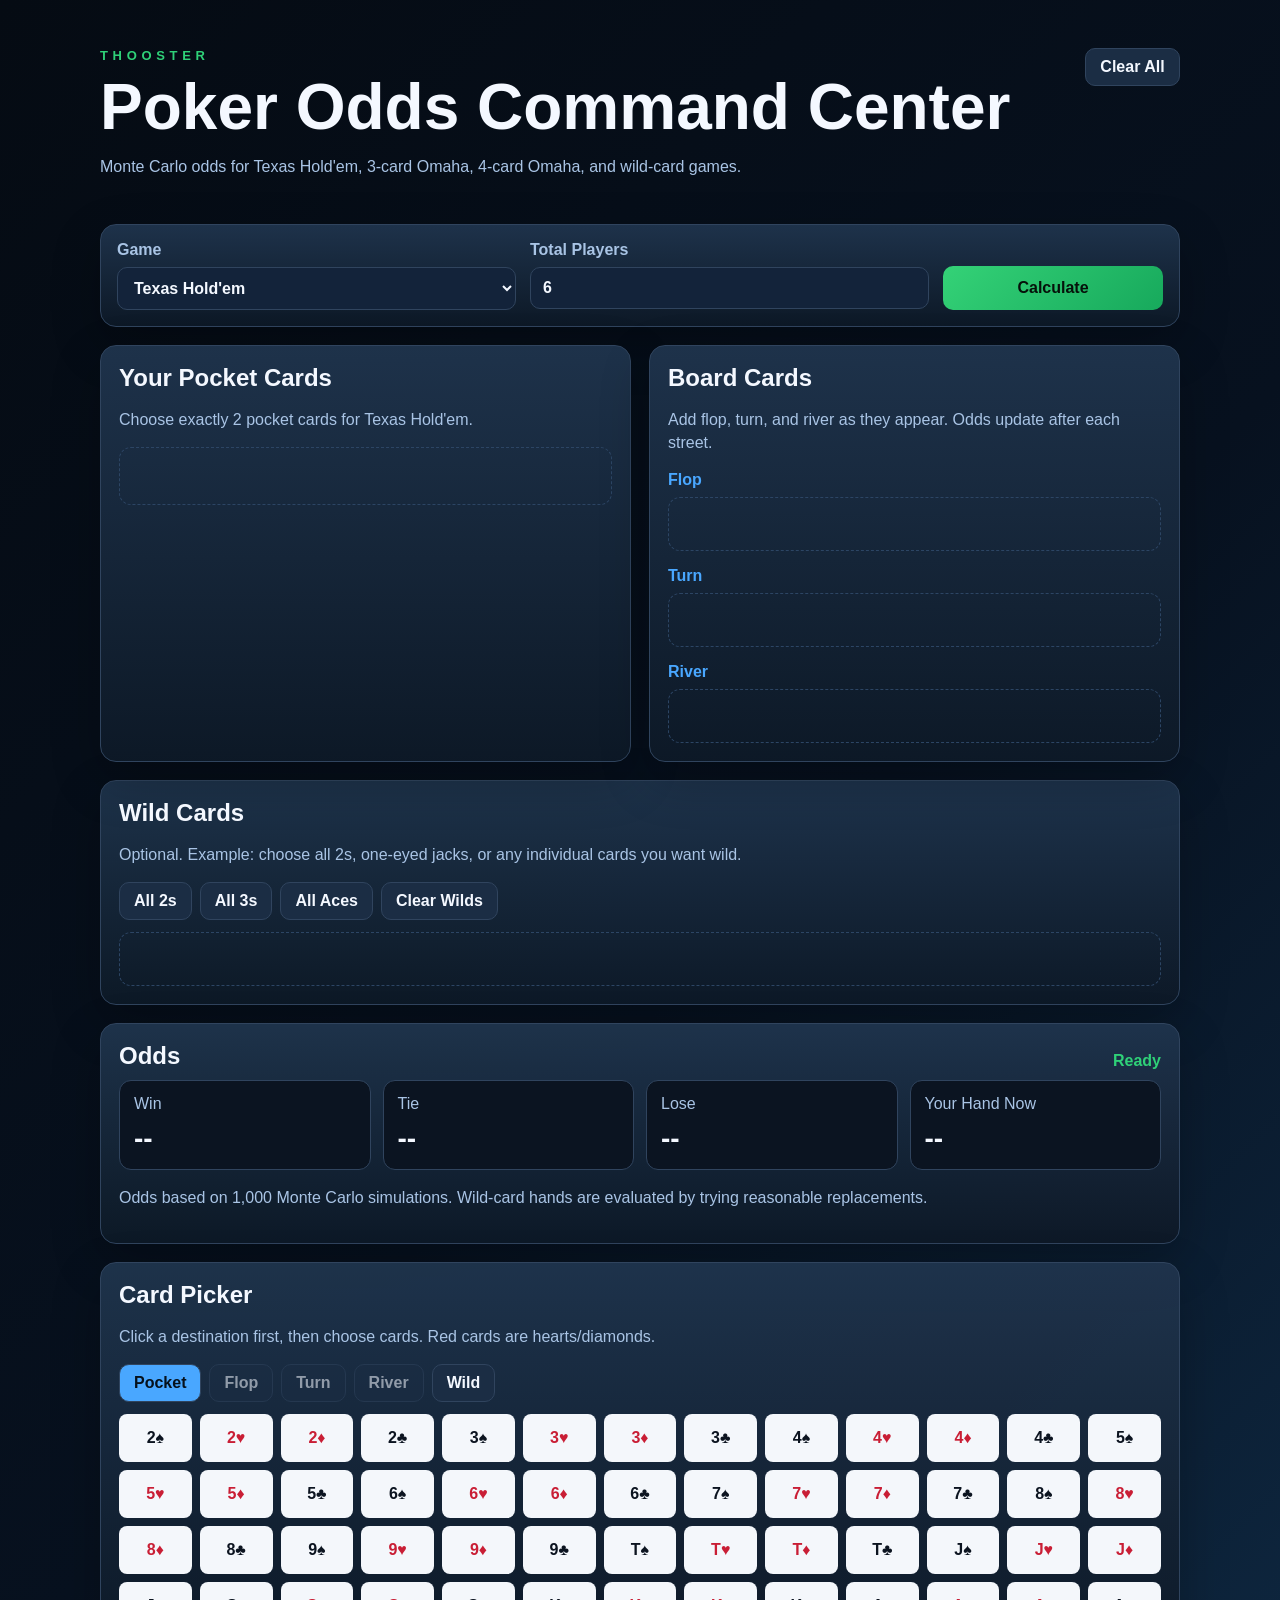
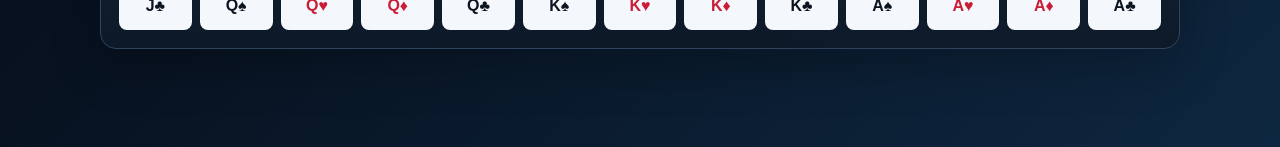
<file: poker/index.html>
<!DOCTYPE html>
<html lang="en">
<head>
  <meta charset="UTF-8" />
  <meta name="viewport" content="width=device-width, initial-scale=1.0" />
  <title>Thooster Poker Odds Command Center</title>
  <link rel="stylesheet" href="/poker/styles.css" />
</head>
<body>
  <main class="app-shell">
    <header class="hero">
      <div>
        <div class="brand">THOOSTER</div>
        <h1>Poker Odds Command Center</h1>
        <p>Monte Carlo odds for Texas Hold'em, 3-card Omaha, 4-card Omaha, and wild-card games.</p>
      </div>
      <button id="clearAllBtn" class="secondary">Clear All</button>
    </header>

    <section class="control-card">
      <label>
        Game
        <select id="gameSelect">
          <option value="holdem">Texas Hold'em</option>
          <option value="omaha3">3-card Omaha</option>
          <option value="omaha4">4-card Omaha</option>
        </select>
      </label>
      <label>
        Total Players
        <input id="playersInput" type="number" min="2" max="10" value="6" />
      </label>
      <button id="calculateBtn" class="primary">Calculate</button>
    </section>

    <section class="grid-two">
      <section class="panel">
        <h2>Your Pocket Cards</h2>
        <p id="pocketHelp">Choose exactly 2 pocket cards for Texas Hold'em.</p>
        <div id="pocketZone" class="card-zone"></div>
      </section>

      <section class="panel">
        <h2>Board Cards</h2>
        <p>Add flop, turn, and river as they appear. Odds update after each street.</p>

        <h3>Flop</h3>
        <div id="flopZone" class="card-zone small-zone"></div>

        <h3>Turn</h3>
        <div id="turnZone" class="card-zone small-zone"></div>

        <h3>River</h3>
        <div id="riverZone" class="card-zone small-zone"></div>
      </section>
    </section>

    <section class="panel">
      <h2>Wild Cards</h2>
      <p>Optional. Example: choose all 2s, one-eyed jacks, or any individual cards you want wild.</p>
      <div class="quick-actions">
        <button data-wild-rank="2">All 2s</button>
        <button data-wild-rank="3">All 3s</button>
        <button data-wild-rank="A">All Aces</button>
        <button id="clearWildsBtn">Clear Wilds</button>
      </div>
      <div id="wildZone" class="card-zone small-zone"></div>
    </section>

    <section class="panel odds-panel">
      <div class="odds-heading">
        <h2>Odds</h2>
        <strong id="statusText">Ready</strong>
      </div>
      <div class="odds-grid">
        <div><span>Win</span><strong id="winPct">--</strong></div>
        <div><span>Tie</span><strong id="tiePct">--</strong></div>
        <div><span>Lose</span><strong id="losePct">--</strong></div>
        <div><span>Your Hand Now</span><strong id="handNow">--</strong></div>
      </div>
      <p>Odds based on 1,000 Monte Carlo simulations. Wild-card hands are evaluated by trying reasonable replacements.</p>
    </section>

    <section class="panel">
      <h2>Card Picker</h2>
      <p>Click a destination first, then choose cards. Red cards are hearts/diamonds.</p>
      <div class="destination-row">
        <button class="dest active" data-dest="pocket">Pocket</button>
        <button class="dest" data-dest="flop">Flop</button>
        <button class="dest" data-dest="turn">Turn</button>
        <button class="dest" data-dest="river">River</button>
        <button class="dest" data-dest="wild">Wild</button>
      </div>
      <div id="deckGrid" class="deck-grid"></div>
    </section>
  </main>

  <script src="/poker/poker-engine.js"></script>
  <script src="/poker/app.js"></script>
</body>
</html>
</file>
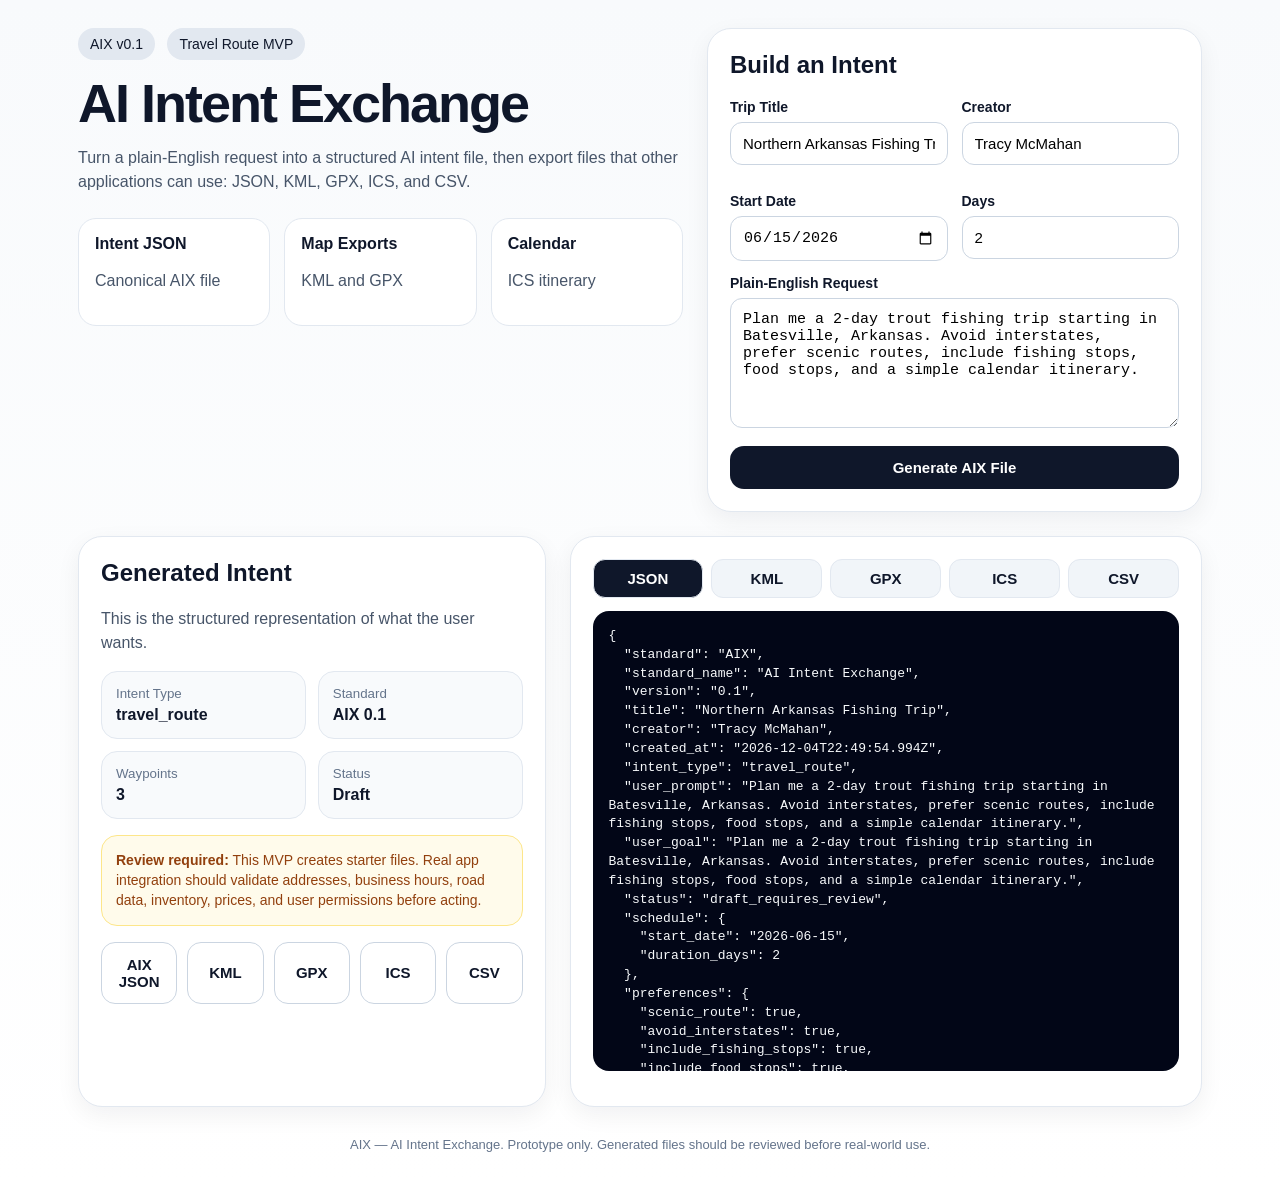
<file: index.html.html>
<!DOCTYPE html>
<html lang="en">
<head>
  <meta charset="UTF-8" />
  <meta name="viewport" content="width=device-width, initial-scale=1.0" />
  <title>AIX - AI Intent Exchange</title>
  <style>
    * { box-sizing: border-box; }
    body {
      margin: 0;
      font-family: Arial, Helvetica, sans-serif;
      background: linear-gradient(180deg, #f8fafc, #ffffff);
      color: #0f172a;
    }
    .container {
      max-width: 1180px;
      margin: 0 auto;
      padding: 28px;
    }
    .hero {
      display: grid;
      grid-template-columns: 1.1fr .9fr;
      gap: 24px;
      align-items: start;
    }
    h1 {
      font-size: 54px;
      line-height: 1;
      margin: 16px 0;
      letter-spacing: -2px;
    }
    h2 { margin-top: 0; }
    p { color: #475569; line-height: 1.5; }
    .badge {
      display: inline-block;
      background: #e2e8f0;
      padding: 8px 12px;
      border-radius: 999px;
      font-size: 14px;
      margin-right: 8px;
    }
    .card {
      background: white;
      border: 1px solid #e2e8f0;
      border-radius: 24px;
      box-shadow: 0 8px 24px rgba(15, 23, 42, 0.06);
      padding: 22px;
    }
    .grid3 {
      display: grid;
      grid-template-columns: repeat(3, 1fr);
      gap: 14px;
      margin-top: 24px;
    }
    .mini {
      background: white;
      border: 1px solid #e2e8f0;
      border-radius: 18px;
      padding: 16px;
    }
    label {
      display: block;
      font-weight: 700;
      font-size: 14px;
      margin-bottom: 7px;
    }
    input, textarea {
      width: 100%;
      padding: 12px;
      border: 1px solid #cbd5e1;
      border-radius: 12px;
      font-size: 15px;
      margin-bottom: 14px;
    }
    textarea { min-height: 130px; resize: vertical; }
    .row {
      display: grid;
      grid-template-columns: 1fr 1fr;
      gap: 14px;
    }
    button {
      border: none;
      border-radius: 14px;
      padding: 13px 16px;
      font-size: 15px;
      font-weight: 700;
      cursor: pointer;
      background: #0f172a;
      color: white;
      width: 100%;
    }
    .outline {
      background: white;
      color: #0f172a;
      border: 1px solid #cbd5e1;
    }
    .downloads {
      display: grid;
      grid-template-columns: repeat(5, 1fr);
      gap: 10px;
      margin-top: 14px;
    }
    .main {
      display: grid;
      grid-template-columns: .85fr 1.15fr;
      gap: 24px;
      margin-top: 24px;
    }
    .stats {
      display: grid;
      grid-template-columns: 1fr 1fr;
      gap: 12px;
    }
    .stat {
      background: #f8fafc;
      border: 1px solid #e2e8f0;
      border-radius: 16px;
      padding: 14px;
    }
    .stat small { color: #64748b; display: block; margin-bottom: 5px; }
    .warning {
      background: #fffbeb;
      border: 1px solid #fde68a;
      color: #92400e;
      border-radius: 16px;
      padding: 14px;
      margin: 16px 0;
      font-size: 14px;
      line-height: 1.45;
    }
    .tabs {
      display: grid;
      grid-template-columns: repeat(5, 1fr);
      gap: 8px;
      margin-bottom: 12px;
    }
    .tab {
      background: #f1f5f9;
      color: #0f172a;
      border: 1px solid #e2e8f0;
      padding: 10px;
      border-radius: 12px;
    }
    .tab.active {
      background: #0f172a;
      color: white;
    }
    pre {
      background: #020617;
      color: #f8fafc;
      padding: 16px;
      border-radius: 16px;
      overflow: auto;
      max-height: 460px;
      font-size: 13px;
      line-height: 1.45;
      white-space: pre-wrap;
    }
    footer {
      margin-top: 30px;
      color: #64748b;
      font-size: 13px;
      text-align: center;
    }
    @media (max-width: 900px) {
      .hero, .main { grid-template-columns: 1fr; }
      .grid3, .downloads, .tabs { grid-template-columns: 1fr; }
      h1 { font-size: 40px; }
      .row { grid-template-columns: 1fr; }
    }
  </style>
</head>
<body>
  <div class="container">
    <section class="hero">
      <div>
        <span class="badge">AIX v0.1</span>
        <span class="badge">Travel Route MVP</span>
        <h1>AI Intent Exchange</h1>
        <p>
          Turn a plain-English request into a structured AI intent file, then export files that other applications can use:
          JSON, KML, GPX, ICS, and CSV.
        </p>
        <div class="grid3">
          <div class="mini"><strong>Intent JSON</strong><p>Canonical AIX file</p></div>
          <div class="mini"><strong>Map Exports</strong><p>KML and GPX</p></div>
          <div class="mini"><strong>Calendar</strong><p>ICS itinerary</p></div>
        </div>
      </div>

      <div class="card">
        <h2>Build an Intent</h2>
        <div class="row">
          <div>
            <label>Trip Title</label>
            <input id="title" value="Northern Arkansas Fishing Trip" />
          </div>
          <div>
            <label>Creator</label>
            <input id="creator" value="Tracy McMahan" />
          </div>
          <div>
            <label>Start Date</label>
            <input id="startDate" type="date" value="2026-06-15" />
          </div>
          <div>
            <label>Days</label>
            <input id="days" type="number" min="1" max="30" value="2" />
          </div>
        </div>
        <label>Plain-English Request</label>
        <textarea id="prompt">Plan me a 2-day trout fishing trip starting in Batesville, Arkansas. Avoid interstates, prefer scenic routes, include fishing stops, food stops, and a simple calendar itinerary.</textarea>
        <button onclick="generateIntent()">Generate AIX File</button>
      </div>
    </section>

    <section class="main">
      <div class="card">
        <h2>Generated Intent</h2>
        <p>This is the structured representation of what the user wants.</p>
        <div class="stats">
          <div class="stat"><small>Intent Type</small><strong id="intentType">travel_route</strong></div>
          <div class="stat"><small>Standard</small><strong>AIX 0.1</strong></div>
          <div class="stat"><small>Waypoints</small><strong id="waypointCount">3</strong></div>
          <div class="stat"><small>Status</small><strong>Draft</strong></div>
        </div>

        <div class="warning">
          <strong>Review required:</strong> This MVP creates starter files. Real app integration should validate addresses,
          business hours, road data, inventory, prices, and user permissions before acting.
        </div>

        <div class="downloads">
          <button class="outline" onclick="downloadCurrent('json')">AIX JSON</button>
          <button class="outline" onclick="downloadCurrent('kml')">KML</button>
          <button class="outline" onclick="downloadCurrent('gpx')">GPX</button>
          <button class="outline" onclick="downloadCurrent('ics')">ICS</button>
          <button class="outline" onclick="downloadCurrent('csv')">CSV</button>
        </div>
      </div>

      <div class="card">
        <div class="tabs">
          <button class="tab active" onclick="showTab('json', this)">JSON</button>
          <button class="tab" onclick="showTab('kml', this)">KML</button>
          <button class="tab" onclick="showTab('gpx', this)">GPX</button>
          <button class="tab" onclick="showTab('ics', this)">ICS</button>
          <button class="tab" onclick="showTab('csv', this)">CSV</button>
        </div>
        <pre id="output"></pre>
      </div>
    </section>

    <footer>
      AIX — AI Intent Exchange. Prototype only. Generated files should be reviewed before real-world use.
    </footer>
  </div>

  <script>
    let currentIntent = {};
    let currentFiles = {};
    let currentTab = "json";

    function slugify(text) {
      return (text || "aix-intent").toLowerCase().replace(/[^a-z0-9]+/g, "-").replace(/^-+|-+$/g, "") || "aix-intent";
    }

    function escapeXml(value) {
      return String(value || "")
        .replace(/&/g, "&amp;")
        .replace(/</g, "&lt;")
        .replace(/>/g, "&gt;")
        .replace(/"/g, "&quot;")
        .replace(/'/g, "&apos;");
    }

    function extractKnownLocation(prompt) {
      const lower = prompt.toLowerCase();
      if (lower.includes("batesville")) return { name: "Batesville, Arkansas", latitude: 35.7698, longitude: -91.6409 };
      if (lower.includes("little rock")) return { name: "Little Rock, Arkansas", latitude: 34.7465, longitude: -92.2896 };
      if (lower.includes("mountain view")) return { name: "Mountain View, Arkansas", latitude: 35.8684, longitude: -92.1177 };
      return { name: "Origin to be resolved", latitude: 35.7698, longitude: -91.6409 };
    }

    function buildIntent() {
      const title = document.getElementById("title").value;
      const creator = document.getElementById("creator").value;
      const startDate = document.getElementById("startDate").value;
      const days = Number(document.getElementById("days").value || 1);
      const prompt = document.getElementById("prompt").value;

      const origin = extractKnownLocation(prompt);
      const scenic = /scenic|pretty|views|back road|backroad/i.test(prompt);
      const avoidInterstates = /avoid interstate|no interstate|avoid highway/i.test(prompt);
      const fishing = /fish|fishing|trout|river|lake/i.test(prompt);
      const food = /food|restaurant|eat|dinner|lunch|breakfast/i.test(prompt);
      const hotel = /hotel|stay|lodging|cabin|room/i.test(prompt);

      const waypoints = [
        { name: origin.name, latitude: origin.latitude, longitude: origin.longitude, purpose: "Trip start" },
        { name: fishing ? "Trout fishing stop" : "Primary stop", latitude: 36.2267, longitude: -92.6849, purpose: fishing ? "Suggested fishing waypoint placeholder" : "Suggested waypoint placeholder" },
        { name: food ? "Food stop" : "Secondary stop", latitude: 36.3353, longitude: -92.3852, purpose: food ? "Meal stop placeholder" : "Secondary waypoint placeholder" }
      ];

      if (hotel) {
        waypoints.push({ name: "Lodging stop", latitude: 36.3353, longitude: -92.3852, purpose: "Overnight lodging placeholder" });
      }

      return {
        standard: "AIX",
        standard_name: "AI Intent Exchange",
        version: "0.1",
        title,
        creator,
        created_at: new Date().toISOString(),
        intent_type: "travel_route",
        user_prompt: prompt,
        user_goal: prompt,
        status: "draft_requires_review",
        schedule: { start_date: startDate, duration_days: days },
        preferences: {
          scenic_route: scenic,
          avoid_interstates: avoidInterstates,
          include_fishing_stops: fishing,
          include_food_stops: food,
          include_lodging: hotel
        },
        constraints: {
          requires_user_review: true,
          requires_mapping_validation: true,
          requires_current_business_hours_validation: true
        },
        requested_outputs: ["aix.json", "kml", "gpx", "ics", "csv"],
        route: {
          origin: origin.name,
          destination: "Destination to be resolved by mapping adapter",
          waypoints
        },
        adapters: [
          { name: "AIX JSON", purpose: "Canonical AI intent file" },
          { name: "KML Adapter", purpose: "Google Earth and supported map tools" },
          { name: "GPX Adapter", purpose: "GPS devices and route applications" },
          { name: "ICS Adapter", purpose: "Calendar itinerary" },
          { name: "CSV Adapter", purpose: "Spreadsheet itinerary" }
        ],
        audit: {
          source: "human_prompt",
          ai_generated: true,
          safety_note: "This file represents user intent and should be reviewed before use in navigation, scheduling, or purchasing."
        }
      };
    }

    function toKml(intent) {
      const points = intent.route.waypoints || [];
      return `<?xml version="1.0" encoding="UTF-8"?>\n<kml xmlns="http://www.opengis.net/kml/2.2">\n  <Document>\n    <name>${escapeXml(intent.title)}</name>\n    <description>${escapeXml(intent.user_goal)}</description>\n${points.map(p => `    <Placemark>\n      <name>${escapeXml(p.name)}</name>\n      <description>${escapeXml(p.purpose)}</description>\n      <Point>\n        <coordinates>${p.longitude},${p.latitude},0</coordinates>\n      </Point>\n    </Placemark>`).join("\n")}\n  </Document>\n</kml>`;
    }

    function toGpx(intent) {
      const points = intent.route.waypoints || [];
      return `<?xml version="1.0" encoding="UTF-8"?>\n<gpx version="1.1" creator="AIX Prototype" xmlns="http://www.topografix.com/GPX/1/1">\n  <metadata>\n    <name>${escapeXml(intent.title)}</name>\n    <desc>${escapeXml(intent.user_goal)}</desc>\n  </metadata>\n${points.map(p => `  <wpt lat="${p.latitude}" lon="${p.longitude}">\n    <name>${escapeXml(p.name)}</name>\n    <desc>${escapeXml(p.purpose)}</desc>\n  </wpt>`).join("\n")}\n</gpx>`;
    }

    function toIcs(intent) {
      const startDate = (intent.schedule.start_date || "2026-06-01").replace(/-/g, "");
      const now = new Date().toISOString().replace(/[-:]/g, "").split(".")[0] + "Z";
      const description = `${intent.user_goal}\\n\\nGenerated by AIX v${intent.version}. Review before use.`;
      return `BEGIN:VCALENDAR\nVERSION:2.0\nPRODID:-//AIX Prototype//AI Intent Exchange//EN\nBEGIN:VEVENT\nUID:${slugify(intent.title)}-${Date.now()}@aix.local\nDTSTAMP:${now}\nSUMMARY:${intent.title}\nDESCRIPTION:${description}\nDTSTART;VALUE=DATE:${startDate}\nDTEND;VALUE=DATE:${startDate}\nEND:VEVENT\nEND:VCALENDAR`;
    }

    function toCsv(intent) {
      const rows = intent.route.waypoints || [];
      return ["name,latitude,longitude,purpose", ...rows.map(r => `"${r.name}","${r.latitude}","${r.longitude}","${r.purpose}"`)].join("\n");
    }

    function generateIntent() {
      currentIntent = buildIntent();
      currentFiles = {
        json: JSON.stringify(currentIntent, null, 2),
        kml: toKml(currentIntent),
        gpx: toGpx(currentIntent),
        ics: toIcs(currentIntent),
        csv: toCsv(currentIntent)
      };
      document.getElementById("intentType").innerText = currentIntent.intent_type;
      document.getElementById("waypointCount").innerText = currentIntent.route.waypoints.length;
      document.getElementById("output").innerText = currentFiles[currentTab];
    }

    function showTab(tab, button) {
      currentTab = tab;
      document.querySelectorAll(".tab").forEach(b => b.classList.remove("active"));
      button.classList.add("active");
      document.getElementById("output").innerText = currentFiles[tab] || "";
    }

    function downloadCurrent(type) {
      const title = document.getElementById("title").value;
      const base = slugify(title);
      const extensions = { json: "aix.json", kml: "kml", gpx: "gpx", ics: "ics", csv: "csv" };
      const mimes = { json: "application/json", kml: "application/vnd.google-earth.kml+xml", gpx: "application/gpx+xml", ics: "text/calendar", csv: "text/csv" };
      const filename = type === "json" ? `${base}.aix.json` : `${base}.${extensions[type]}`;
      const blob = new Blob([currentFiles[type]], { type: mimes[type] || "text/plain" });
      const url = URL.createObjectURL(blob);
      const a = document.createElement("a");
      a.href = url;
      a.download = filename;
      document.body.appendChild(a);
      a.click();
      document.body.removeChild(a);
      URL.revokeObjectURL(url);
    }

    generateIntent();
  </script>
</body>
</html>
</file>
<file: poker/styles.css>
:root{
  --bg:#07111f;
  --bg2:#0f2741;
  --panel:#111d2c;
  --panel2:#17283d;
  --line:#30445e;
  --text:#f4f8ff;
  --muted:#a9c4e5;
  --blue:#49a7ff;
  --green:#2fd178;
  --red:#e53952;
  --card:#f4f7fb;
  --darkcard:#5d6670;
}
*{box-sizing:border-box}
body{
  margin:0;
  font-family:Arial,Helvetica,sans-serif;
  color:var(--text);
  background:linear-gradient(135deg,#050b13 0%,#07111f 55%,#0e2740 100%);
  min-height:100vh;
}
.app-shell{
  max-width:1120px;
  margin:0 auto;
  padding:48px 20px 80px;
}
.hero{
  display:flex;
  justify-content:space-between;
  align-items:flex-start;
  gap:20px;
  margin-bottom:30px;
}
.brand{
  letter-spacing:.36em;
  color:var(--green);
  font-size:13px;
  font-weight:800;
}
h1{
  font-size:clamp(34px,6vw,64px);
  line-height:1;
  margin:12px 0 14px;
}
p{color:var(--muted);line-height:1.45}
button,select,input{
  font:inherit;
}
button{
  border:1px solid var(--line);
  background:#1b2d44;
  color:var(--text);
  border-radius:10px;
  padding:9px 14px;
  font-weight:700;
  cursor:pointer;
}
button:hover{filter:brightness(1.1)}
button:disabled{opacity:.55;cursor:not-allowed}
.primary{
  background:linear-gradient(135deg,#34d277,#17a95c);
  color:#06110a;
  border:none;
}
.secondary{min-width:95px}
.control-card,.panel{
  background:linear-gradient(180deg,rgba(31,52,77,.95),rgba(13,25,39,.95));
  border:1px solid var(--line);
  border-radius:16px;
  box-shadow:0 18px 50px rgba(0,0,0,.24);
}
.control-card{
  display:grid;
  grid-template-columns:1fr 1fr 220px;
  gap:14px;
  padding:16px;
  margin-bottom:18px;
}
label{
  display:flex;
  flex-direction:column;
  gap:8px;
  color:var(--muted);
  font-weight:700;
}
select,input{
  width:100%;
  border:1px solid var(--line);
  background:#13233a;
  color:var(--text);
  border-radius:10px;
  padding:11px 12px;
}
.control-card .primary{align-self:end;height:44px}
.grid-two{
  display:grid;
  grid-template-columns:1fr 1fr;
  gap:18px;
}
.panel{
  padding:18px;
  margin-bottom:18px;
}
h2{margin:0 0 10px}
h3{margin:16px 0 8px;color:var(--blue);font-size:16px}
.card-zone{
  min-height:58px;
  border:1px dashed #2c4564;
  border-radius:12px;
  padding:10px;
  display:flex;
  flex-wrap:wrap;
  gap:8px;
  align-items:center;
}
.small-zone{min-height:54px}
.quick-actions{
  display:flex;
  gap:8px;
  flex-wrap:wrap;
  margin:10px 0 12px;
}
.destination-row{
  display:flex;
  gap:8px;
  flex-wrap:wrap;
  margin:12px 0;
}
.dest.active{
  background:var(--blue);
  color:#06111c;
}
.deck-grid{
  display:grid;
  grid-template-columns:repeat(13,1fr);
  gap:8px;
}
.card-btn,.selected-card{
  min-height:48px;
  display:flex;
  align-items:center;
  justify-content:center;
  border-radius:8px;
  background:var(--card);
  color:#0c1420;
  border:2px solid transparent;
  font-weight:900;
  padding:4px;
}
.card-btn.red,.selected-card.red{color:#c91e35}
.card-btn.used{
  background:#4b535e;
  color:#222832;
  cursor:not-allowed;
}
.card-btn.wild-card,.selected-card.wild-card{
  border-color:var(--green);
}
.selected-card{
  min-width:48px;
  position:relative;
}
.selected-card::after{
  content:"×";
  position:absolute;
  top:-7px;
  right:-7px;
  background:#223a55;
  color:#fff;
  width:18px;
  height:18px;
  border-radius:999px;
  font-size:12px;
  display:flex;
  align-items:center;
  justify-content:center;
}
.odds-heading{
  display:flex;
  align-items:center;
  justify-content:space-between;
}
#statusText{color:var(--green)}
.odds-grid{
  display:grid;
  grid-template-columns:repeat(4,1fr);
  gap:12px;
}
.odds-grid div{
  border:1px solid var(--line);
  border-radius:12px;
  padding:14px;
  background:#0b1421;
}
.odds-grid span{
  display:block;
  color:var(--muted);
  margin-bottom:10px;
}
.odds-grid strong{
  font-size:28px;
}
@media(max-width:800px){
  .hero{flex-direction:column}
  .control-card,.grid-two,.odds-grid{grid-template-columns:1fr}
  .deck-grid{grid-template-columns:repeat(4,1fr)}
}
</file>
